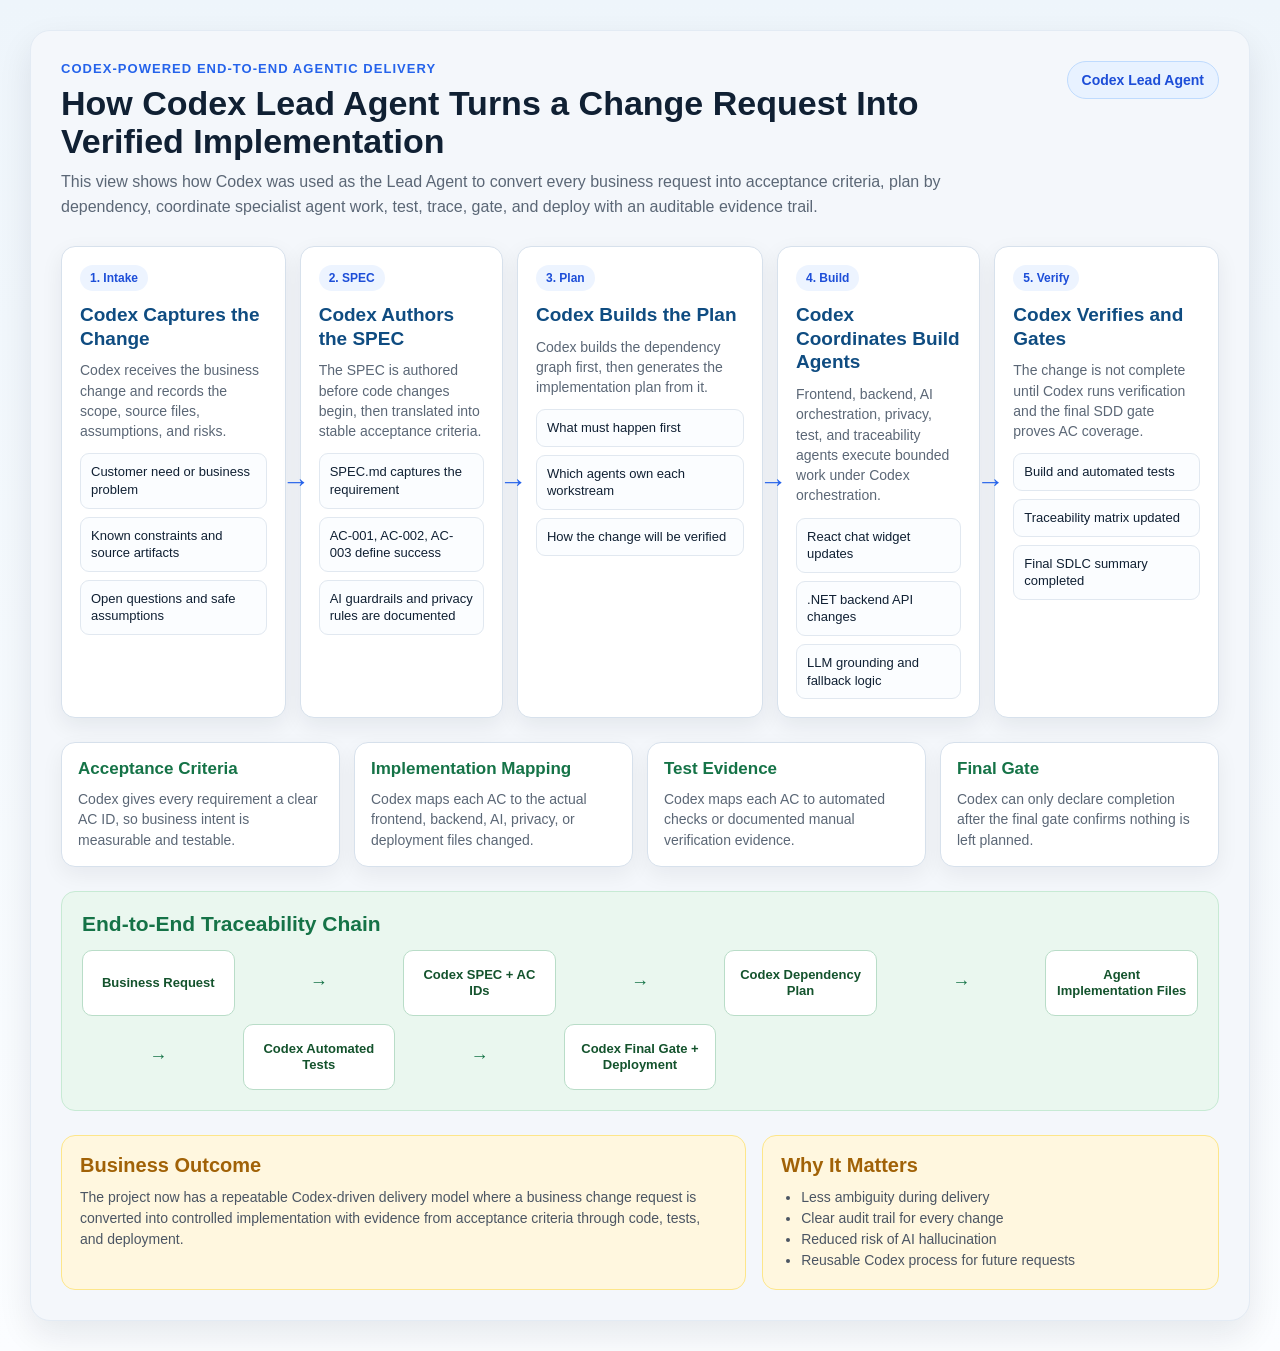
<file: agentic-sdd-business-architecture.html>
<!doctype html>
<html lang="en">
<head>
  <meta charset="utf-8" />
  <meta name="viewport" content="width=device-width, initial-scale=1" />
  <title>Codex Lead Agent SDD Traceability Flow</title>
  <style>
    :root {
      --bg: #f4f7fb;
      --panel: #ffffff;
      --ink: #102033;
      --muted: #5b6776;
      --line: #d7e1ec;
      --blue: #0f4c81;
      --blue-strong: #2563eb;
      --green: #157347;
      --green-soft: #eaf7ef;
      --amber: #a16207;
      --amber-soft: #fff7df;
      --shadow: 0 14px 34px rgba(15, 23, 42, 0.09);
    }

    * {
      box-sizing: border-box;
    }

    body {
      margin: 0;
      min-height: 100vh;
      background: linear-gradient(180deg, #eef5fb 0%, #fbfdff 100%);
      color: var(--ink);
      font-family: Inter, Arial, sans-serif;
    }

    .page {
      width: min(1380px, 100%);
      margin: 0 auto;
      padding: 30px;
    }

    .canvas {
      background: var(--bg);
      border: 1px solid #e3ebf4;
      border-radius: 20px;
      padding: 30px;
      box-shadow: var(--shadow);
    }

    .header {
      display: grid;
      grid-template-columns: 1fr auto;
      gap: 24px;
      align-items: start;
      margin-bottom: 26px;
    }

    .eyebrow {
      margin: 0 0 8px;
      color: var(--blue-strong);
      font-size: 13px;
      font-weight: 800;
      letter-spacing: 0.08em;
      text-transform: uppercase;
    }

    h1 {
      margin: 0;
      font-size: 34px;
      line-height: 1.12;
      letter-spacing: 0;
    }

    .subtitle {
      max-width: 880px;
      margin: 10px 0 0;
      color: var(--muted);
      font-size: 16px;
      line-height: 1.55;
    }

    .badge {
      padding: 10px 14px;
      border: 1px solid #bfdbfe;
      border-radius: 999px;
      background: #e8f2ff;
      color: #1d4ed8;
      font-size: 14px;
      font-weight: 800;
      white-space: nowrap;
    }

    .flow {
      display: grid;
      grid-template-columns: 1.05fr 0.95fr 1.15fr 0.95fr 1.05fr;
      gap: 14px;
      align-items: stretch;
    }

    .stage {
      position: relative;
      background: var(--panel);
      border: 1px solid var(--line);
      border-radius: 14px;
      padding: 18px;
      min-height: 245px;
      box-shadow: 0 8px 22px rgba(15, 23, 42, 0.07);
    }

    .stage::after {
      content: "→";
      position: absolute;
      top: 50%;
      right: -25px;
      transform: translateY(-50%);
      z-index: 2;
      color: var(--blue-strong);
      font-size: 28px;
      font-weight: 800;
    }

    .stage:last-child::after {
      content: "";
    }

    .stage h2 {
      margin: 0 0 10px;
      color: var(--blue);
      font-size: 19px;
      line-height: 1.25;
    }

    .stage p {
      margin: 0 0 12px;
      color: var(--muted);
      font-size: 14px;
      line-height: 1.45;
    }

    .tag {
      display: inline-flex;
      align-items: center;
      min-height: 26px;
      margin-bottom: 12px;
      padding: 4px 10px;
      border-radius: 999px;
      background: #edf4ff;
      color: #1d4ed8;
      font-size: 12px;
      font-weight: 800;
    }

    .mini-list {
      display: grid;
      gap: 8px;
      margin: 0;
      padding: 0;
      list-style: none;
    }

    .mini-list li {
      border: 1px solid #e1e8f0;
      border-radius: 9px;
      background: #fbfdff;
      padding: 9px 10px;
      font-size: 13px;
      line-height: 1.35;
    }

    .matrix {
      margin-top: 24px;
      display: grid;
      grid-template-columns: 1fr 1fr 1fr 1fr;
      gap: 14px;
    }

    .matrix-card {
      background: var(--panel);
      border: 1px solid var(--line);
      border-radius: 14px;
      padding: 16px;
      box-shadow: 0 8px 22px rgba(15, 23, 42, 0.06);
    }

    .matrix-card h3 {
      margin: 0 0 10px;
      color: var(--green);
      font-size: 17px;
    }

    .matrix-card p {
      margin: 0;
      color: var(--muted);
      font-size: 14px;
      line-height: 1.45;
    }

    .trace-band {
      margin-top: 24px;
      padding: 20px;
      border: 1px solid #c7ead4;
      border-radius: 14px;
      background: var(--green-soft);
    }

    .trace-band h2 {
      margin: 0 0 14px;
      color: var(--green);
      font-size: 21px;
    }

    .trace-chain {
      display: grid;
      grid-template-columns: repeat(7, 1fr);
      gap: 8px;
      align-items: center;
    }

    .trace-item {
      min-height: 66px;
      display: grid;
      place-items: center;
      text-align: center;
      padding: 10px;
      border-radius: 10px;
      border: 1px solid #b9ddc8;
      background: #ffffff;
      color: #14532d;
      font-size: 13px;
      font-weight: 800;
      line-height: 1.25;
    }

    .trace-arrow {
      text-align: center;
      color: var(--green);
      font-weight: 900;
      font-size: 18px;
    }

    .outcome {
      margin-top: 24px;
      display: grid;
      grid-template-columns: 1.2fr 0.8fr;
      gap: 16px;
    }

    .outcome-card {
      background: var(--amber-soft);
      border: 1px solid #fde68a;
      border-radius: 14px;
      padding: 18px;
    }

    .outcome-card h2 {
      margin: 0 0 10px;
      color: var(--amber);
      font-size: 20px;
    }

    .outcome-card p,
    .outcome-card li {
      color: #4b5563;
      font-size: 14px;
      line-height: 1.5;
    }

    .outcome-card p {
      margin: 0;
    }

    .outcome-card ul {
      margin: 0;
      padding-left: 20px;
    }

    @media (max-width: 1120px) {
      .flow,
      .matrix,
      .outcome {
        grid-template-columns: 1fr;
      }

      .stage::after {
        top: auto;
        right: 50%;
        bottom: -28px;
        transform: translateX(50%) rotate(90deg);
      }

      .trace-chain {
        grid-template-columns: 1fr;
      }

      .trace-arrow {
        transform: rotate(90deg);
      }
    }

    @media (max-width: 560px) {
      .page {
        padding: 14px;
      }

      .canvas {
        padding: 18px;
      }

      .header {
        grid-template-columns: 1fr;
      }

      h1 {
        font-size: 25px;
      }

      .badge {
        white-space: normal;
      }
    }
  </style>
</head>
<body>
  <main class="page">
    <section class="canvas" aria-labelledby="title">
      <header class="header">
        <div>
          <p class="eyebrow">Codex-Powered End-to-End Agentic Delivery</p>
          <h1 id="title">How Codex Lead Agent Turns a Change Request Into Verified Implementation</h1>
          <p class="subtitle">
            This view shows how Codex was used as the Lead Agent to convert every business request into acceptance
            criteria, plan by dependency, coordinate specialist agent work, test, trace, gate, and deploy with an
            auditable evidence trail.
          </p>
        </div>
        <div class="badge">Codex Lead Agent</div>
      </header>

      <section class="flow" aria-label="Lead agent delivery flow">
        <article class="stage">
          <span class="tag">1. Intake</span>
          <h2>Codex Captures the Change</h2>
          <p>Codex receives the business change and records the scope, source files, assumptions, and risks.</p>
          <ul class="mini-list">
            <li>Customer need or business problem</li>
            <li>Known constraints and source artifacts</li>
            <li>Open questions and safe assumptions</li>
          </ul>
        </article>

        <article class="stage">
          <span class="tag">2. SPEC</span>
          <h2>Codex Authors the SPEC</h2>
          <p>The SPEC is authored before code changes begin, then translated into stable acceptance criteria.</p>
          <ul class="mini-list">
            <li>SPEC.md captures the requirement</li>
            <li>AC-001, AC-002, AC-003 define success</li>
            <li>AI guardrails and privacy rules are documented</li>
          </ul>
        </article>

        <article class="stage">
          <span class="tag">3. Plan</span>
          <h2>Codex Builds the Plan</h2>
          <p>Codex builds the dependency graph first, then generates the implementation plan from it.</p>
          <ul class="mini-list">
            <li>What must happen first</li>
            <li>Which agents own each workstream</li>
            <li>How the change will be verified</li>
          </ul>
        </article>

        <article class="stage">
          <span class="tag">4. Build</span>
          <h2>Codex Coordinates Build Agents</h2>
          <p>Frontend, backend, AI orchestration, privacy, test, and traceability agents execute bounded work under Codex orchestration.</p>
          <ul class="mini-list">
            <li>React chat widget updates</li>
            <li>.NET backend API changes</li>
            <li>LLM grounding and fallback logic</li>
          </ul>
        </article>

        <article class="stage">
          <span class="tag">5. Verify</span>
          <h2>Codex Verifies and Gates</h2>
          <p>The change is not complete until Codex runs verification and the final SDD gate proves AC coverage.</p>
          <ul class="mini-list">
            <li>Build and automated tests</li>
            <li>Traceability matrix updated</li>
            <li>Final SDLC summary completed</li>
          </ul>
        </article>
      </section>

      <section class="matrix" aria-label="Traceability evidence">
        <article class="matrix-card">
          <h3>Acceptance Criteria</h3>
          <p>Codex gives every requirement a clear AC ID, so business intent is measurable and testable.</p>
        </article>

        <article class="matrix-card">
          <h3>Implementation Mapping</h3>
          <p>Codex maps each AC to the actual frontend, backend, AI, privacy, or deployment files changed.</p>
        </article>

        <article class="matrix-card">
          <h3>Test Evidence</h3>
          <p>Codex maps each AC to automated checks or documented manual verification evidence.</p>
        </article>

        <article class="matrix-card">
          <h3>Final Gate</h3>
          <p>Codex can only declare completion after the final gate confirms nothing is left planned.</p>
        </article>
      </section>

      <section class="trace-band" aria-label="End-to-end trace chain">
        <h2>End-to-End Traceability Chain</h2>
        <div class="trace-chain">
          <div class="trace-item">Business Request</div>
          <div class="trace-arrow">→</div>
          <div class="trace-item">Codex SPEC + AC IDs</div>
          <div class="trace-arrow">→</div>
          <div class="trace-item">Codex Dependency Plan</div>
          <div class="trace-arrow">→</div>
          <div class="trace-item">Agent Implementation Files</div>
          <div class="trace-arrow">→</div>
          <div class="trace-item">Codex Automated Tests</div>
          <div class="trace-arrow">→</div>
          <div class="trace-item">Codex Final Gate + Deployment</div>
        </div>
      </section>

      <section class="outcome" aria-label="Business outcome">
        <article class="outcome-card">
          <h2>Business Outcome</h2>
          <p>
            The project now has a repeatable Codex-driven delivery model where a business change request is converted
            into controlled implementation with evidence from acceptance criteria through code, tests, and deployment.
          </p>
        </article>

        <article class="outcome-card">
          <h2>Why It Matters</h2>
          <ul>
            <li>Less ambiguity during delivery</li>
            <li>Clear audit trail for every change</li>
            <li>Reduced risk of AI hallucination</li>
            <li>Reusable Codex process for future requests</li>
          </ul>
        </article>
      </section>
    </section>
  </main>
</body>
</html>
</file>
